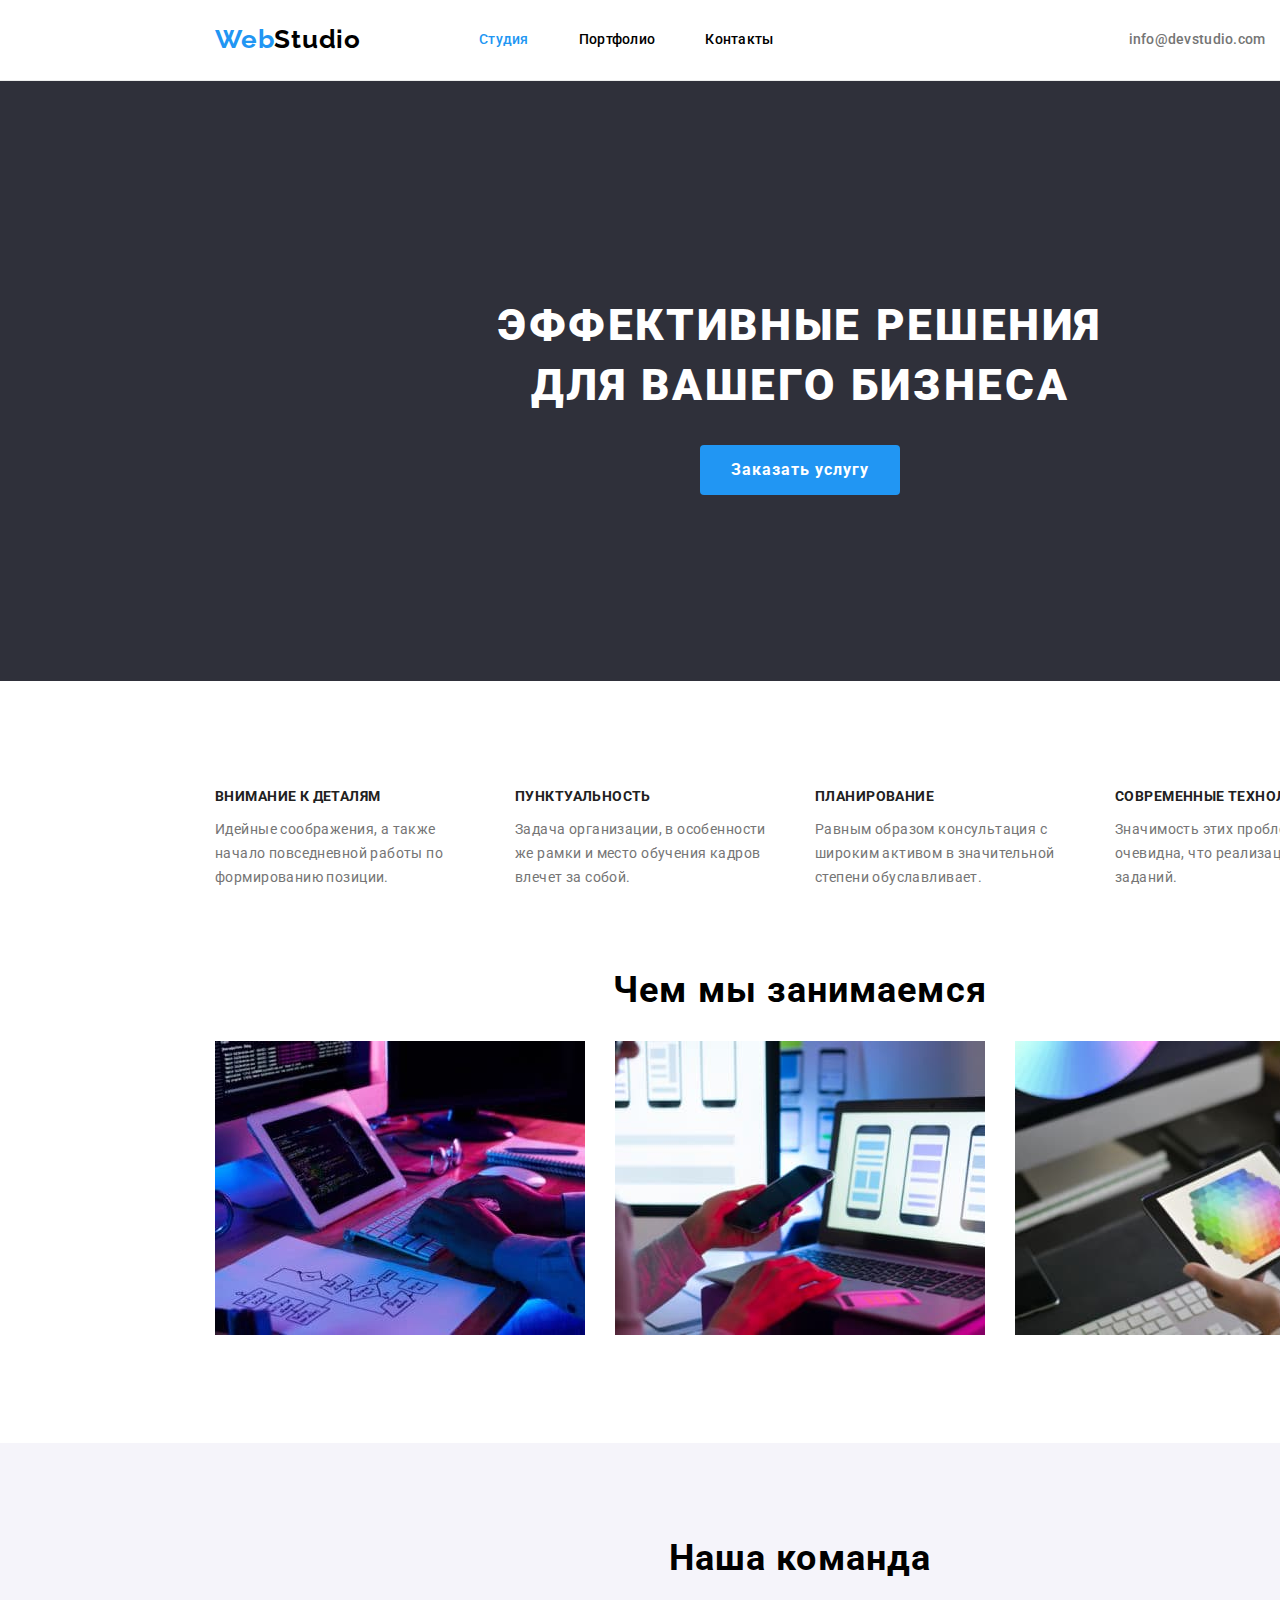
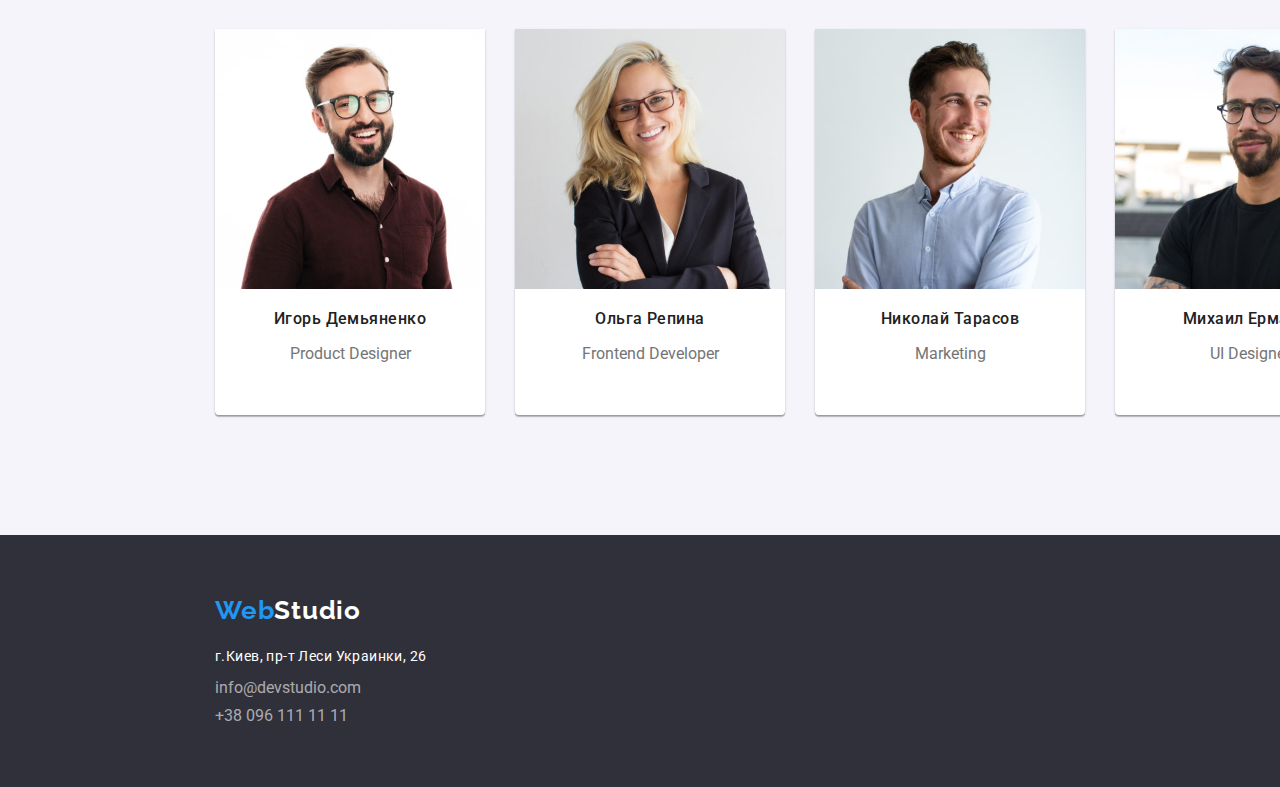
<file: index.html>
<!DOCTYPE html>
<html lang="ru">
  <head>
    <meta charset="UTF-8" />
    <meta http-equiv="X-UA-Compatible" content="IE=edge" />
    <meta name="viewport" content="width=device-width, initial-scale=1.0" />
    <title>WebStudio</title>
    <link rel="stylesheet" href="./css/styles.css" />
    <link rel="preconnect" href="https://fonts.googleapis.com" />
    <link rel="preconnect" href="https://fonts.gstatic.com" crossorigin />
    <link
      href="https://fonts.googleapis.com/css2?family=Raleway:wght@700&family=Roboto:wght@400;500;700;900&display=swap"
      rel="stylesheet"
    />
  </head>
  <body>
    <!--Верхняя линия-->
    <header class="page-header">
      <nav class="navigation">
        <a href="index.html" class="logo">Web<span class="logo-black">Studio</span></a>
        <ul class="nav-menu">
          <li><a href="index.html" class="link current-link">Студия</a></li>
          <li><a href="./portfolio.html" class="link">Портфолио</a></li>
          <li><a href="./contacts.html" class="link">Контакты</a></li>
        </ul>
        <ul class="nav-contacts">
          <li><a href="mailto:info@devstudio.com" class="link email">info@devstudio.com</a></li>
          <li><a href="tel:+380961111111" class="link phone">+38 096 111 11 11</a></li>
        </ul>
      </nav>
    </header>
    <main>
      <!--Особенности-->
      <section class="hero">
        <h1 class="hero-title">
          ЭФФЕКТИВНЫЕ РЕШЕНИЯ <br />
          ДЛЯ ВАШЕГО БИЗНЕСА
        </h1>
        <button type="button" class="hero-button">Заказать услугу</button>
      </section>

      <section class="features">
        <h2 class="title-features">Достоинства</h2>

        <ul class="list-features">
          <li>
            <h3 class="title-features-article">Внимание к деталям</h3>
            <p class="text-features">
              Идейные соображения, а также <br />
              начало повседневной работы по формированию позиции.
            </p>
          </li>
          <li>
            <h3 class="title-features-article">Пунктуальность</h3>
            <p class="text-features">
              Задача организации, в особенности же рамки и место обучения кадров влечет за собой.
            </p>
          </li>
          <li>
            <h3 class="title-features-article">Планирование</h3>
            <p class="text-features">
              Равным образом консультация с широким активом в значительной степени обуславливает.
            </p>
          </li>
          <li>
            <h3 class="title-features-article">Современные технологии</h3>
            <p class="text-features">
              Значимость этих проблем настолько очевидна, что реализация плановых заданий.
            </p>
          </li>
        </ul>
      </section>

      <!--Чем мы занимаемся-->
      <section class="works">
        <h2 class="title">Чем мы занимаемся</h2>
        <ul class="list-works">
          <li>
            <img src="./images/img1.jpg" alt="Web design" width="370" height="294" />
          </li>
          <li>
            <img src="./images/img2.jpg" alt="Marketing" width="370" height="294" />
          </li>
          <li>
            <img src="./images/img3.jpg" alt="UI/UX design" width="370" height="294" />
          </li>
        </ul>
      </section>

      <!--Команда-->
      <section class="team">
        <h2 class="title-team">Наша команда</h2>
        <ul class="list-team">
          <li class="card-team">
            <img
              src="./images/team/product_designer.jpg"
              alt="Product Designer"
              width="270"
              height="260"
            />
            <h3 class="name-people">Игорь Демьяненко</h3>
            <p>Product Designer</p>
          </li>
          <li class="card-team">
            <img
              src="./images/team/frontend_dev.jpg"
              alt="Frontend Developer"
              width="270"
              height="260"
            />
            <h3 class="name-people">Ольга Репина</h3>
            <p>Frontend Developer</p>
          </li>
          <li class="card-team">
            <img src="./images/team/marketing.jpg" alt="Marketing" width="270" height="260" />
            <h3 class="name-people">Николай Тарасов</h3>
            <p>Marketing</p>
          </li>
          <li class="card-team">
            <img src="./images/team/ui_designer.jpg" alt="UI Designer" width="270" height="260" />
            <h3 class="name-people">Михаил Ермаков</h3>
            <p>UI Designer</p>
          </li>
        </ul>
      </section>
    </main>
    <!--Футер-->
    <footer class="footer-section">
      <a href="index.html" class="footer-logo">Web<span class="logo-white">Studio</span></a>
      <address>
        <ul class="footer-contacts">
          <li>
            <a
              href="https://www.google.com/maps/d/embed?mid=10uSM3H-mIU3GznYo2szRIEphczw&hl=en_US&ehbc=2E312F"
              class="link-address"
              >г.Киев, пр-т Леси Украинки, 26</a
            >
          </li>
          <li><a href="mailto:info@devstudio.com" class="link-footer">info@devstudio.com</a></li>
          <li><a href="tel:+380961111111" class="link-footer">+38 096 111 11 11</a></li>
        </ul>
      </address>
    </footer>
  </body>
</html>
</file>
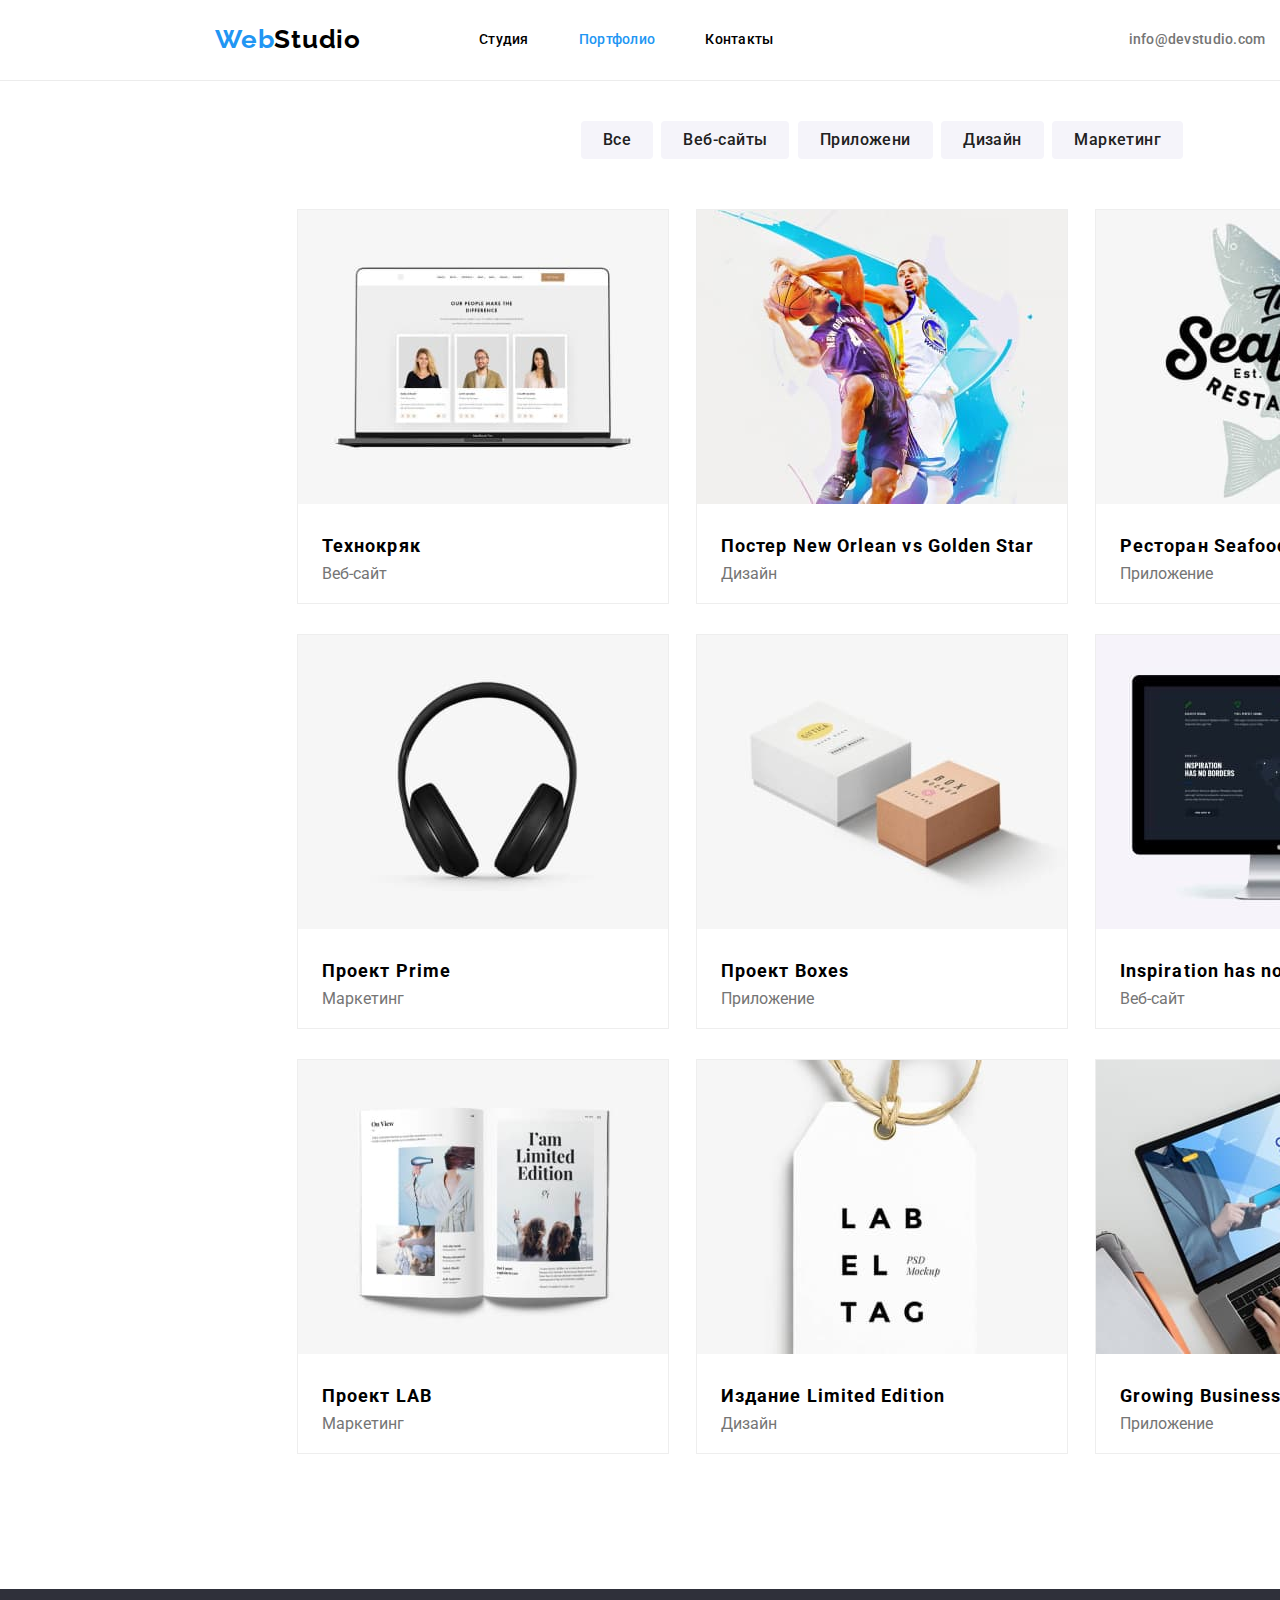
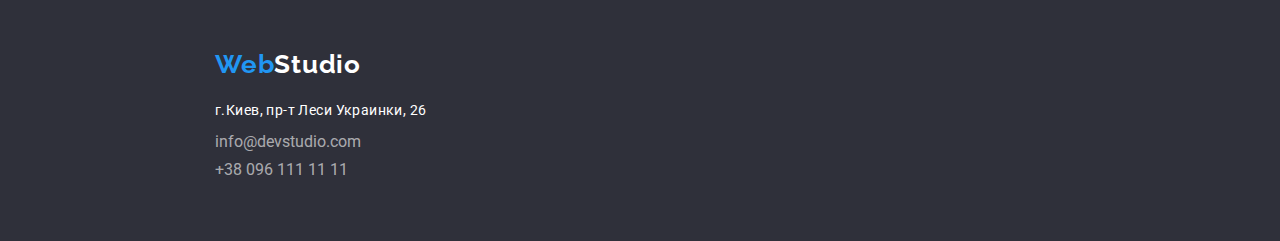
<file: portfolio.html>
<!DOCTYPE html>
<html lang="ru">
  <head>
    <meta charset="UTF-8" />
    <meta http-equiv="X-UA-Compatible" content="IE=edge" />
    <meta name="viewport" content="width=device-width, initial-scale=1.0" />
    <title>Portfolio WebStudio</title>
    <link rel="stylesheet" href="./css/styles.css" />
    <link rel="preconnect" href="https://fonts.googleapis.com" />
    <link rel="preconnect" href="https://fonts.gstatic.com" crossorigin />
    <link
      href="https://fonts.googleapis.com/css2?family=Raleway:wght@700&family=Roboto:wght@400;500;700;900&display=swap"
      rel="stylesheet"
    />
  </head>
  <body>
    <!--Верхняя линия-->
    <header class="page-header">
      <nav class="navigation">
        <a href="index.html" class="logo">Web<span class="logo-black">Studio</span></a>
        <ul class="nav-menu">
          <li><a href="index.html" class="link">Студия</a></li>
          <li><a href="./portfolio.html" class="link current-link">Портфолио</a></li>
          <li><a href="./contacts.html" class="link">Контакты</a></li>
        </ul>
        <ul class="nav-contacts">
          <li><a href="mailto:info@devstudio.com" class="link email">info@devstudio.com</a></li>
          <li><a href="tel:+380961111111" class="link phone">+38 096 111 11 11</a></li>
        </ul>
      </nav>
    </header>
    <!-- main -->
    <main>
      <section class="buttons-section">
        <h1 class="title-container">Фильтр портфолио</h1>
        <ul class="list-buttons">
          <li>
            <button type="button" class="button-filter">Все</button>
          </li>
          <li>
            <button type="button" class="button-filter">Веб-сайты</button>
          </li>
          <li>
            <button type="button" class="button-filter">Приложени</button>
          </li>
          <li>
            <button type="button" class="button-filter">Дизайн</button>
          </li>
          <li>
            <button type="button" class="button-filter">Маркетинг</button>
          </li>
        </ul>

        <ul class="list-card-project">
          <li class="card-project">
            <img src="./images/works/project1.jpg" alt="Проект веб-сайта" width="370" height="294" />
            <div class="card-container">
              <h2 class="item-card-project">Технокряк</h2>
              <p>Веб-сайт</p>
            </div>
          </li>
          <li class="card-project">
            <img src="./images/works/project2.jpg" alt="" width="370" height="294" />
            <div class="card-container">
              <h2 class="item-card-project">Постер New Orlean vs Golden Star</h2>
              <p>Дизайн</p>
            </div>
          </li>
          <li class="card-project">
            <img src="./images/works/project3.jpg" alt="" width="370" height="294" />
            <div class="card-container">
              <h2 class="item-card-project">Ресторан Seafood</h2>
              <p>Приложение</p>
            </div>
          </li>
          <li class="card-project">
            <img src="./images/works/project4.jpg" alt="" width="370" height="294" />
            <div class="card-container">
              <h2 class="item-card-project">Проект Prime</h2>
              <p>Маркетинг</p>
            </div>
          </li>
          <li class="card-project">
            <img src="./images/works/project5.jpg" alt="" width="370" height="294" />
            <div class="card-container">
              <h2 class="item-card-project">Проект Boxes</h2>
              <p>Приложение</p>
            </div>
          </li>
          <li class="card-project">
            <img src="./images/works/project6.jpg" alt="" width="370" height="294" />
            <div class="card-container">
              <h2 class="item-card-project">Inspiration has no Borders</h2>
              <p>Веб-сайт</p>
            </div>
          </li>
          <li class="card-project">
            <img src="./images/works/project7.jpg" alt="" width="370" height="294" />
            <div class="card-container">
              <h2 class="item-card-project">Проект LAB</h2>
              <p>Маркетинг</p>
            </div>
          </li>
          <li class="card-project">
            <img src="./images/works/project8.jpg" alt="" width="370" height="294" />
            <div class="card-container">
              <h2 class="item-card-project">Издание Limited Edition</h2>
              <p>Дизайн</p>
            </div>
          </li>
          <li class="card-project">
            <img src="./images/works/project9.jpg" alt="" width="370" height="294" />
            <div class="card-container">
              <h2 class="item-card-project">Growing Business</h2>
              <p>Приложение</p>
            </div>
          </li>
        </ul>
      </section>
    </main>

    <!-- footer -->
    <footer class="footer-section">
      <a href="index.html" class="footer-logo">Web<span class="logo-white">Studio</span></a>
      <address>
        <ul class="footer-contacts">
          <li>
            <a
              href="https://www.google.com/maps/d/embed?mid=10uSM3H-mIU3GznYo2szRIEphczw&hl=en_US&ehbc=2E312F"
              class="link-address"
              >г.Киев, пр-т Леси Украинки, 26</a
            >
          </li>
          <li><a href="mailto:info@devstudio.com" class="link-footer">info@devstudio.com</a></li>
          <li><a href="tel:+380961111111" class="link-footer">+38 096 111 11 11</a></li>
        </ul>
      </address>
    </footer>
  </body>
</html>
</file>
<file: css/styles.css>
/* #212121-100% - color link nav menu
#FFFFFF-100% - color top line bg
#757575-100% - color link nav contacts
#2196F3-100% - color Logo & hover link
#000000-100%
#2F303A-100%
#FFFFFF-60%
#ECECEC-100%
#F5F4FA-100%
*/
:root {
  --primary-text: #757575;
  --title-text: #212121;
  --accent-logo: #2196f3;
  --primary-bg: #ffffff;
  --title-logo: #000000;
  --footer-logo: #ffffff;
  --footer-bg: #2f303a;
  --team-section-bg: #f5f4fa;
  --footer-contacts-color: rgba(255, 255, 255, 0.6);
}

body {
  font-family: 'Roboto', sans-serif;
  color: var(--primary-text);
  width: 1600px;
  margin: 0px;
}

.page-header {
  background-color: var(--primary-bg);
  width: 1600px;
  height: 80px;
  margin: 0px 0px 0px 0px;
  border-bottom: 1px;
  border-top: 0px;
  border-left: 0px;
  border-right: 0px;
  border-style: solid;
  border-color: #ececec;
}

/* Main properties Logo */
.logo {
  font-family: 'Raleway';
  font-weight: 700;
  font-size: 26px;
  letter-spacing: 0.03em;
  color: var(--accent-logo);
  text-decoration: none;
  margin: 24px 93px 25px 215px;
}

/* Color Logo in Header */
.logo-black {
  color: var(--title-logo);
}

/* Orientation elements inside Header */
.navigation {
  display: flex;
  flex-direction: row;
  position: relative;
  flex-wrap: nowrap;
  justify-content: flex-start;
  align-items: flex-start;
  height: 80px;
}

/* styles for all links */
.link {
  list-style-type: none;
  text-decoration: none;
  color: var(--title-logo);
}

.link:hover,
.link:focus {
  color: var(--accent-logo);
} 

.current-link {
  color: var(--accent-logo);
}

/* Orientation elements inside nav-menu */
.nav-menu {
  display: contents;
  list-style-type: none;
  text-decoration: none;
  font-weight: 500;
  font-size: 14px;
  line-height: 1.1;
  letter-spacing: 0.02em;
}

.nav-menu > li {
  margin: 32px 25px 32px 25px;
}

/* Orientation elements inside nav-contacts */
.nav-contacts {
  display: contents;
  list-style-type: none;
  text-decoration: none;
  align-items: flex-start;
  justify-content: space-between;
  font-weight: 500;
  font-size: 14px;
  line-height: 1.1;
  letter-spacing: 0.02em;
}

.link.email {
  color: var(--primary-text);
  padding-left: 305px;
}

.link.phone {
  color: var(--primary-text);
}

.nav-contacts > li {
  margin: 32px 25px 32px 25px;
}

.nav-contacts .link:hover,
.nav-contacts .link:focus {
  color: var(--accent-logo);
}


/* styles for MAIN */

.hero {
  background-color: var(--footer-bg);
  height: 600px;
  display: flex;
  align-items: center;
  justify-content: center;
  flex-direction: column;
}

.hero-title {
  width: 696px;
  height: 120px;
  font-weight: 900;
  font-size: 44px;
  line-height: 1.36;
  text-align: center;
  letter-spacing: 0.06em;
  text-transform: uppercase;
  color: var(--footer-logo);
}

.hero-button {
  display: flex;
  align-items: center;
  text-align: center;
  background-color: var(--accent-logo);
  color: var(--footer-logo);
  width: 200px;
  height: 50px;
  border-radius: 4px;
  font-family: inherit;
  font-weight: 700;
  font-size: 16px;
  line-height: 1.875;
  justify-content: center;
  letter-spacing: 0.06em;
  border: 0px;
}

/* Section "Features" */

.features {
  margin: 94px 215px 94px 215px;
}

.title-features {
  display: none;
}

.list-features {
  list-style-type: none;
  width: 1170px;
  height: 100px;
  display: flex;
  flex-direction: row;
  padding-inline-start: 0px;
  justify-content: space-between;
}

.list-features > li {
  width: 270px;
}

.title-features-article {
  color: var(--title-text);
  font-weight: 700;
  font-size: 14px;
  line-height: 1.1;
  letter-spacing: 0.03em;
  text-transform: uppercase;
}

.text-features {
  font-size: 14px;
  line-height: 1.7;
  letter-spacing: 0.03em;
}

/* Styles for section Works */

.works {
  margin: 94px 215px 0px 215px;
}

.title {
  font-weight: 700;
  font-size: 36px;
  line-height: 1.17;
  text-align: center;
  letter-spacing: 0.03em;
  color: var(--title-logo);
}

.list-works {
  list-style-type: none;
  width: 1170px;
  height: 386px;
  display: flex;
  flex-direction: row;
  padding-inline-start: 0px;
  justify-content: space-between;
}

/* styles for Team */

.team {
  height: 598px;
  background-color: var(--team-section-bg);
  align-items: center;
  justify-content: center;
  padding-top: 94px;
}

.title-team {
  font-weight: 700;
  font-size: 36px;
  line-height: 1.17;
  text-align: center;
  letter-spacing: 0.03em;
  color: var(--title-logo);
  margin-bottom: 50px;
  margin-top: 0px;
}

.list-team {
  list-style-type: none;
  width: 1170px;
  height: 386px;
  display: flex;
  flex-direction: row;
  padding-inline-start: 0px;
  justify-content: space-between;
  text-align: center;
  margin-left: 215px;
  margin-top: 0px;
  margin-bottom: 0px;
}

.card-team {
  background-color: var(--primary-bg);
  width: 270px;
  height: 386px;

  box-shadow: 0px 1px 3px rgba(0, 0, 0, 0.12), 0px 1px 1px rgba(0, 0, 0, 0.14),
    0px 2px 1px rgba(0, 0, 0, 0.2);
  border-radius: 0px 0px 4px 4px;
}

.name-people {
  font-weight: 500;
  font-size: 16px;
  line-height: 1.1875;
  text-align: center;
  letter-spacing: 0.03em;
  color: var(--title-text);
}

/* styles for Footer */

.footer-section {
  background-color: var(--footer-bg);
  height: 192px;
  padding-top: 60px;
  padding-left: 215px;
}

.footer-logo {
  font-family: 'Raleway';
  font-weight: 700;
  font-size: 26px;
  letter-spacing: 0.03em;
  color: var(--accent-logo);
  text-decoration: none;
}

/* Color Logo in Footer */
.logo-white {
  color: var(--footer-logo);
}

.footer-contacts {
  display: flex;
  font-style: normal;
  list-style-type: none;
  align-items: flex-start;
  justify-content: flex-start;
  flex-direction: column;
  padding-inline-start: 0px;
  margin-top: 20px;
  margin-bottom: 0px;
}

.footer-contacts > li {
  margin-bottom: 9px;
}

.link-address {
  text-decoration: none;
  color: var(--footer-logo);
  font-weight: 400;
  font-size: 14px;
  line-height: 1.71;
  letter-spacing: 0.03em;
}

.link-footer {
  color: var(--footer-contacts-color);
  text-decoration: none;
}

.link-footer:hover,
.link-footer:focus {
  color: var(--accent-logo);
}





/* Styles for page Portfolio.html */

.buttons-section {
  display: flex;
  align-items: center;
  flex-direction: column;
  justify-content: space-between;
  width: 1170px;
  height: 1360px;
  margin-left: 297px;
  margin-bottom: 148px;
  }


.title-container {
  display: none;
  margin: 0px;
}

.list-buttons {
  width: 611px;
  display: flex;
  list-style-type: none;
  text-decoration: none;
  padding-inline-start: 0px;
  flex-direction: row;
  justify-content: space-around;
  align-items: center;
  margin-top: 40px;
  margin-bottom: 50px;
}

.button-filter {
  background-color: var(--team-section-bg);
  color: var(--title-text);
  border-radius: 4px;
  border: 0px;
  font-family: inherit;
  font-weight: 500;
  font-size: 16px;
  line-height: 1.625;
  text-align: center;
  letter-spacing: 0.03em;
  padding: 6px 22px 6px 22px;
}

.button-filter:hover,
.button-filter:focus {
  background-color: var(--accent-logo);
  color: var(--footer-logo);
  box-shadow: 0px 3px 1px rgba(0, 0, 0, 0.1), 0px 1px 2px rgba(0, 0, 0, 0.08),
    0px 2px 2px rgba(0, 0, 0, 0.12);
  border-radius: 4px;
}



.list-card-project {
  list-style-type: none;
  text-decoration: none;
  padding-inline-start: 0px;
  display: flex;
  flex-direction: row;
  flex-wrap: wrap;
  justify-content: space-between;
  align-content: space-between;
  align-items: center;
  margin: 0px;
}

.card-project {
  background: #ffffff;
  border: 1px solid #eeeeee;
  box-sizing: border-box;
  margin-bottom: 30px;
}

.card-container {
  padding: 20px 24px 20px 24px;
}

.item-card-project {
  font-weight: 700;
  font-size: 18px;
  line-height: 2;
  letter-spacing: 0.06em;
  color: var(--title-logo);
  margin: 0px;
}

.card-container > p {
  margin: 0px;
}
</file>
